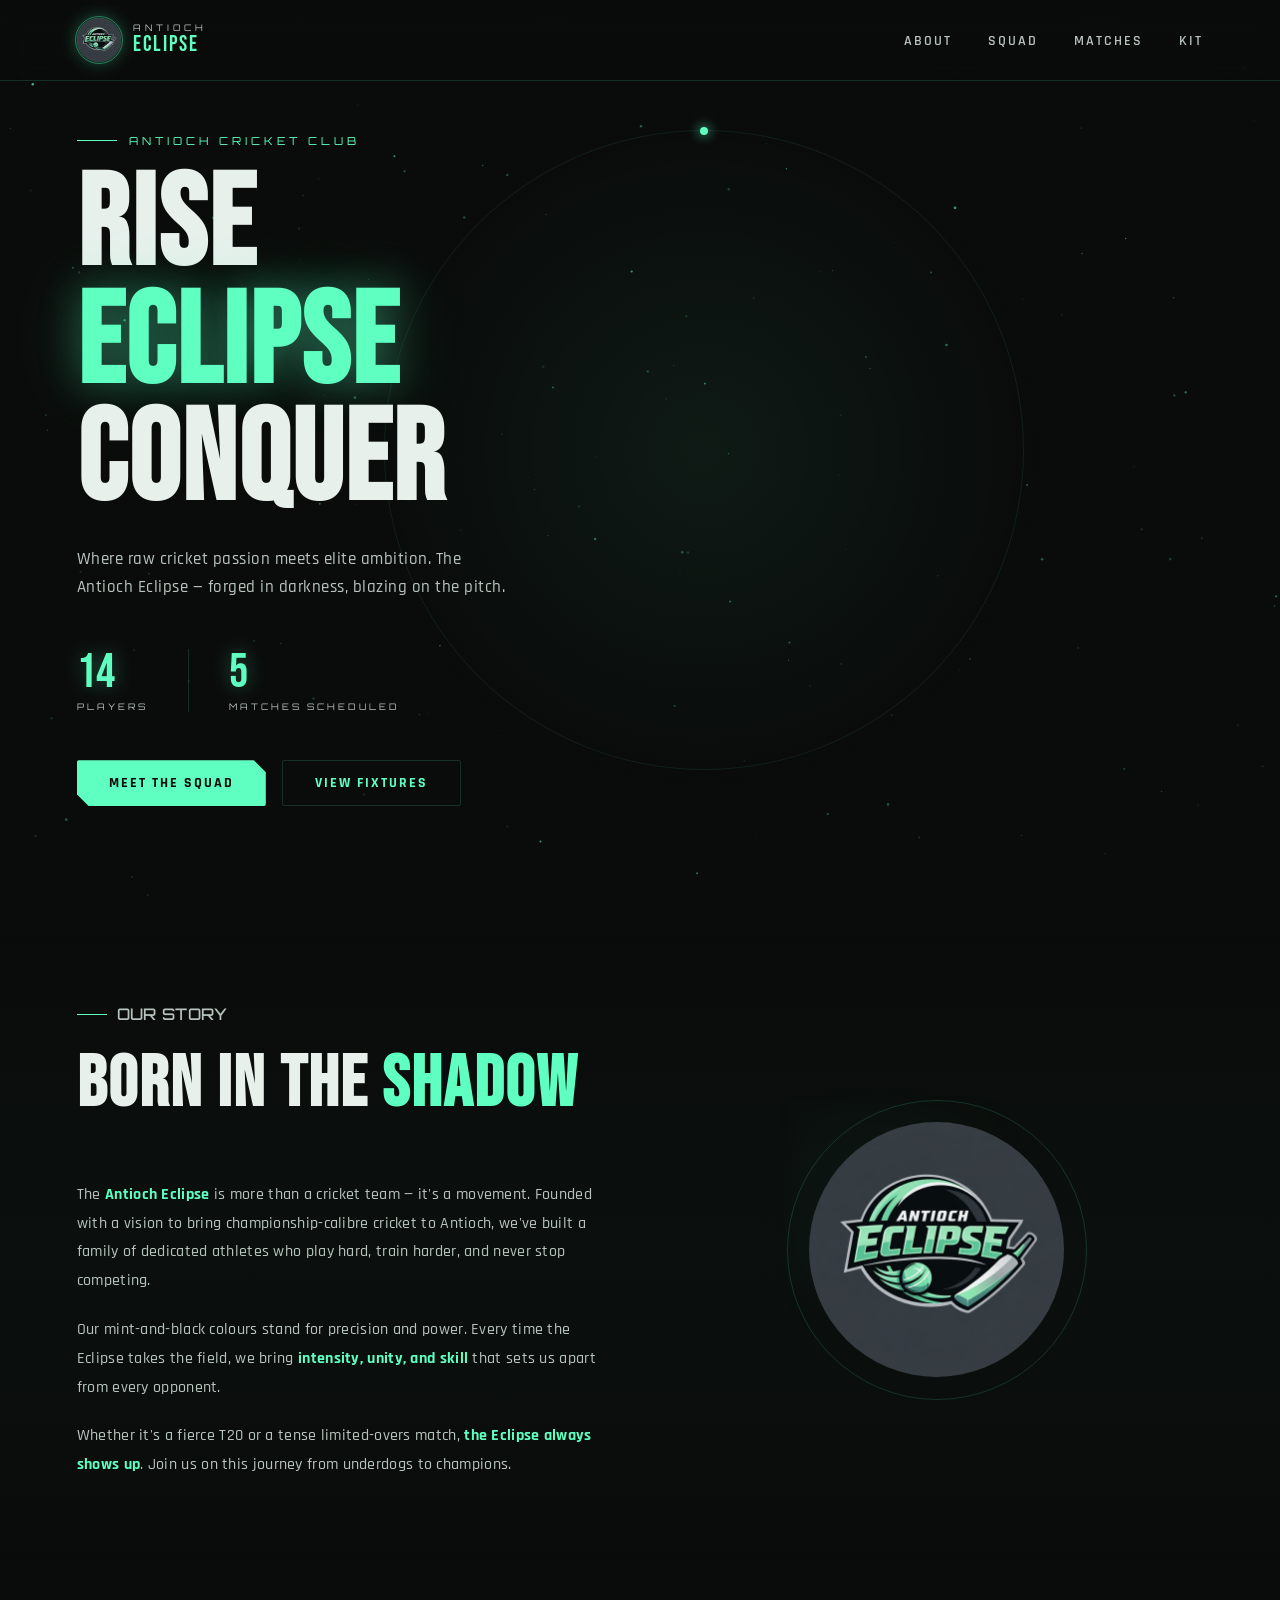
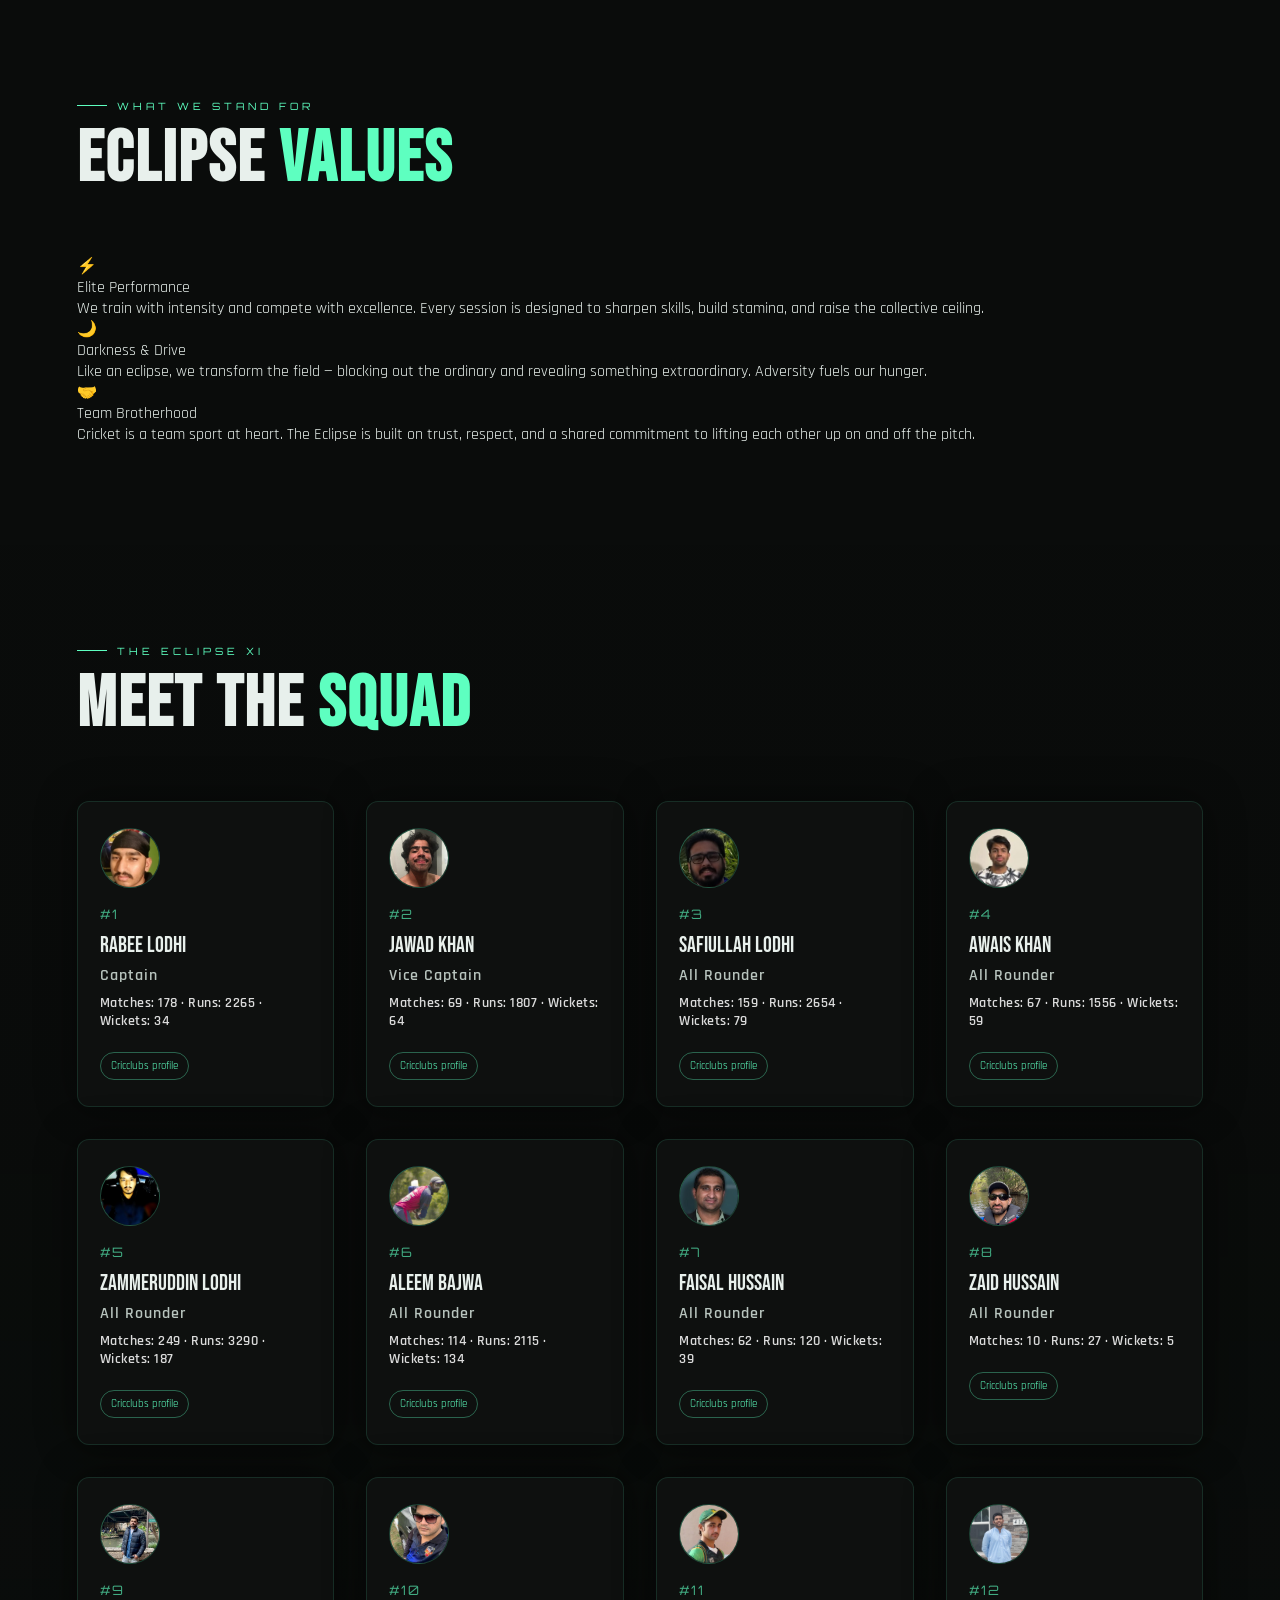
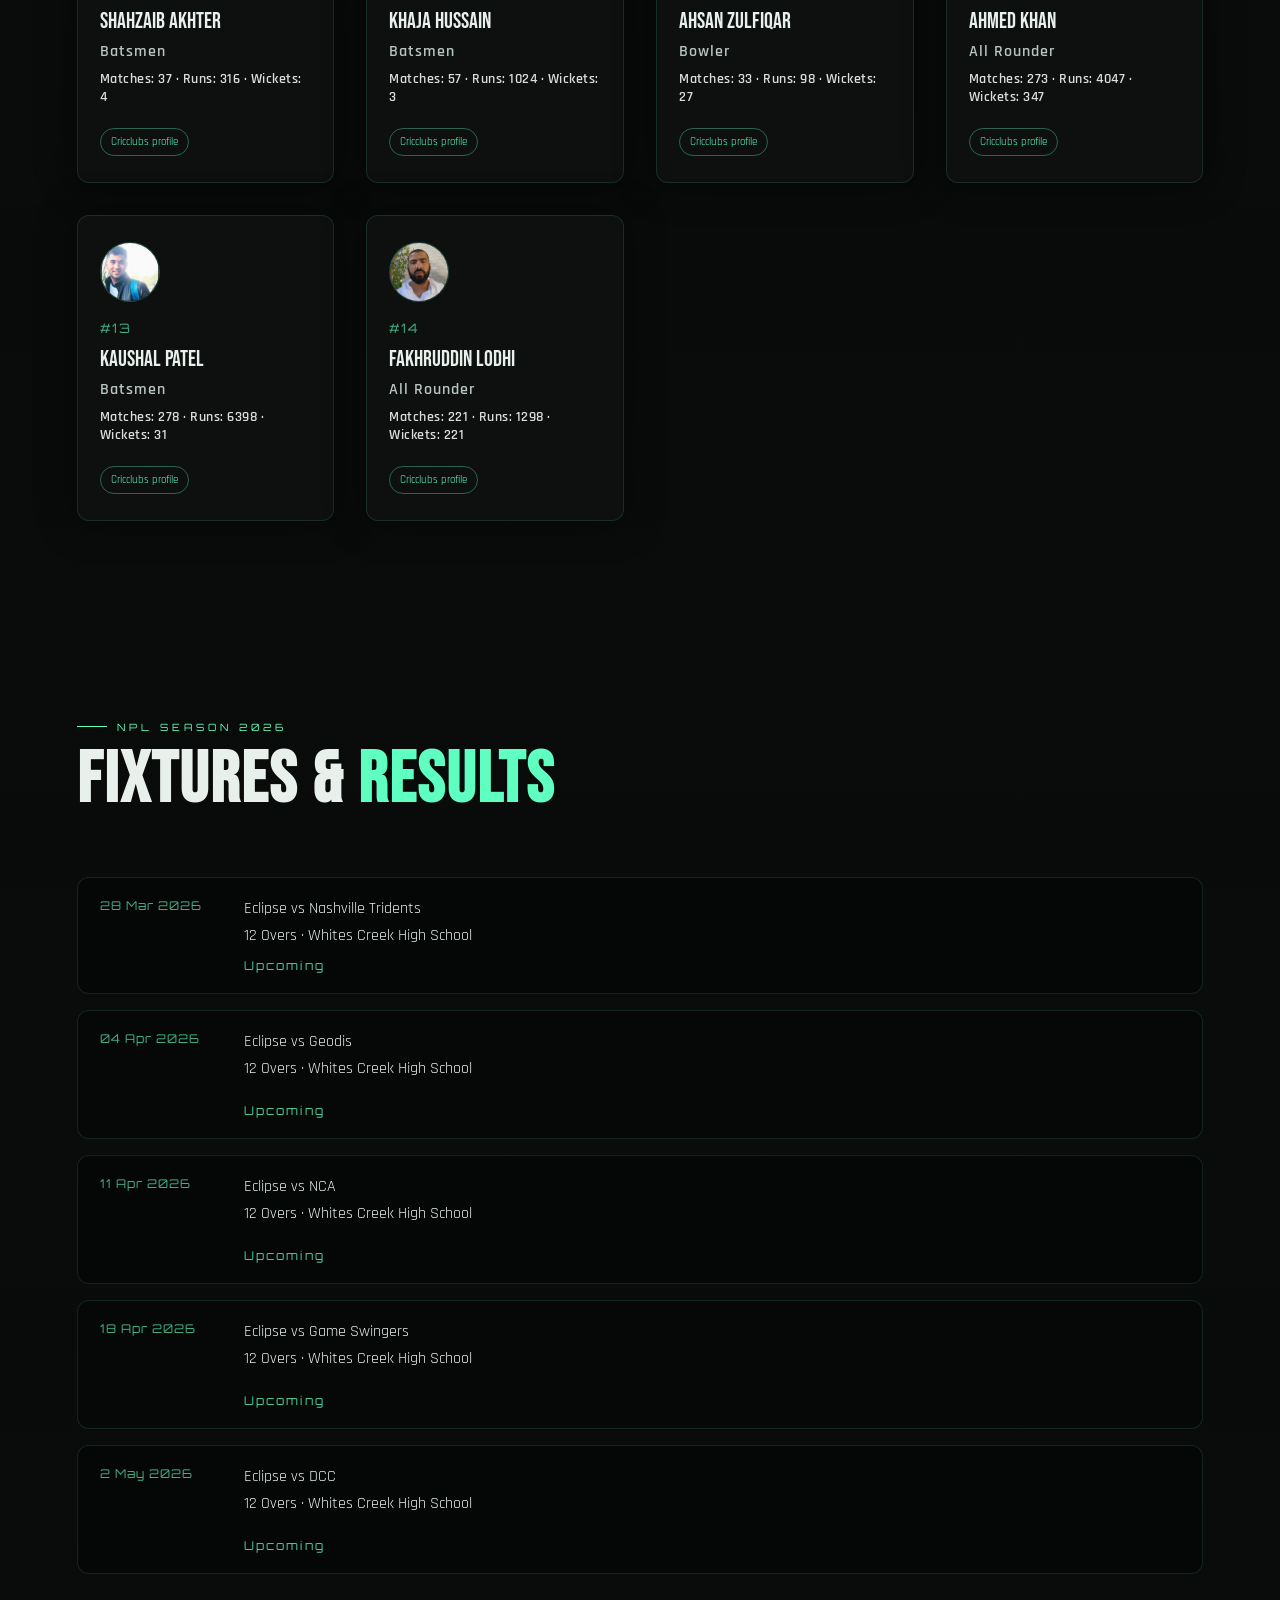
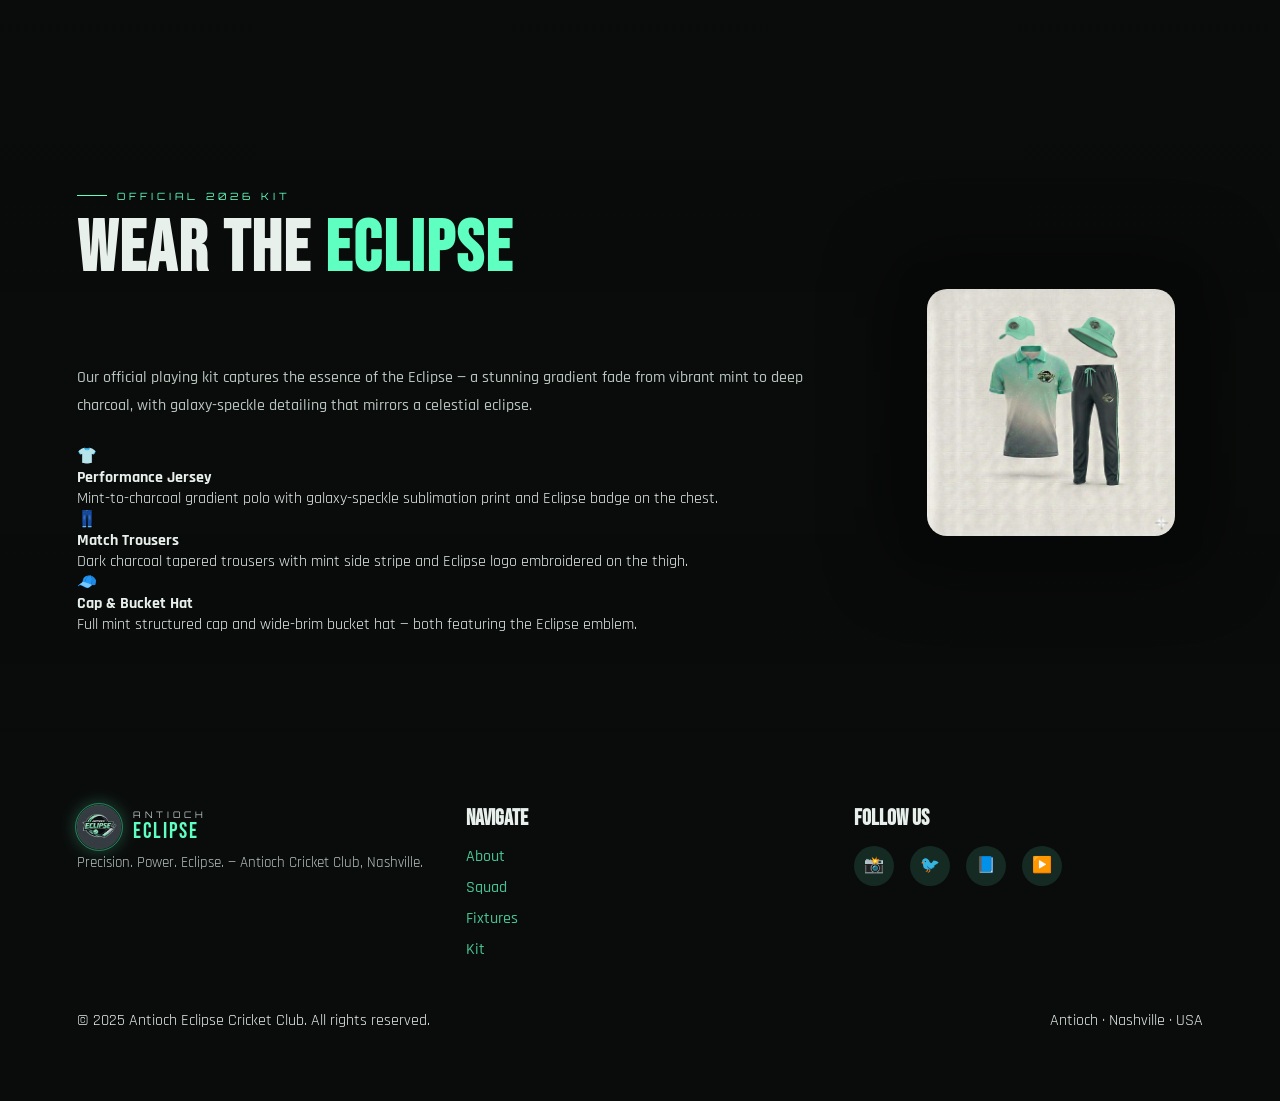
<file: index.html>
<!doctype html>
<html lang="en">
  <head>
    <meta charset="UTF-8" />
    <meta name="viewport" content="width=device-width, initial-scale=1.0" />
    <title>Antioch Eclipse Cricket Club</title>
    <link
      href="https://fonts.googleapis.com/css2?family=Bebas+Neue&family=Rajdhani:wght@400;500;600;700&family=Orbitron:wght@400;700;900&display=swap"
      rel="stylesheet"
    />
    <link rel="stylesheet" href="antioch-eclipse.css" />
  </head>
  <body>
    <canvas id="stars-canvas"></canvas>

    <!-- NAV -->
    <nav>
      <a href="#hero" class="nav-logo">
        <div class="nav-logo-icon">
          <img src="images/Logo.jpeg" alt="Antioch Eclipse Logo" />
        </div>
        <div class="nav-logo-text">
          <span>Antioch</span>
          <span>Eclipse</span>
        </div>
      </a>
      <ul class="nav-links">
        <li><a href="#about">About</a></li>
        <li><a href="#squad">Squad</a></li>
        <li><a href="#matches">Matches</a></li>
        <li><a href="#kit">Kit</a></li>
      </ul>
      <button class="hamburger" id="hamburger" aria-label="Menu">
        <span></span><span></span><span></span>
      </button>
    </nav>

    <!-- MOBILE MENU -->
    <div class="mobile-menu" id="mobile-menu">
      <button class="mobile-close" id="mobile-close">✕</button>
      <a href="#about" class="mobile-nav-link">About</a>
      <a href="#squad" class="mobile-nav-link">Squad</a>
      <a href="#matches" class="mobile-nav-link">Matches</a>
      <a href="#kit" class="mobile-nav-link">Kit</a>
    </div>

    <!-- HERO -->
    <section id="hero">
      <div class="hero-bg-circle"></div>
      <div class="hero-bg-ring"></div>
      <div class="hero-content">
        <div class="hero-eyebrow">
          <div class="hero-eyebrow-line"></div>
          <span>Antioch Cricket Club</span>
        </div>
        <h1 class="hero-title">
          RISE<br />
          <span class="accent">ECLIPSE</span><br />
          CONQUER
        </h1>
        <p class="hero-subtitle">
          Where raw cricket passion meets elite ambition. The Antioch Eclipse —
          forged in darkness, blazing on the pitch.
        </p>
        <div class="hero-stats">
          <div class="stat-item">
            <span class="stat-num" data-count="14">0</span>
            <span class="stat-label">Players</span>
          </div>
          <div class="stat-divider"></div>
          <div class="stat-item">
            <span class="stat-num" data-count="5">0</span>
            <span class="stat-label">Matches Scheduled</span>
          </div>
        </div>
        <div class="hero-ctas">
          <a href="#squad" class="btn-primary">Meet the Squad</a>
          <a href="#matches" class="btn-secondary">View Fixtures</a>
        </div>
      </div>
    </section>

    <!-- ABOUT -->
    <section id="about">
      <div class="about-grid">
        <div class="about-text reveal">
          <div class="section-header">
            <p class="section-tag">Our Story</p>
            <h2 class="section-title">
              Born in the <span class="accent">Shadow</span>
            </h2>
          </div>
          <p>
            The <strong>Antioch Eclipse</strong> is more than a cricket team —
            it's a movement. Founded with a vision to bring championship-calibre
            cricket to Antioch, we've built a family of dedicated athletes who
            play hard, train harder, and never stop competing.
          </p>
          <p>
            Our mint-and-black colours stand for precision and power. Every time
            the Eclipse takes the field, we bring
            <strong>intensity, unity, and skill</strong> that sets us apart from
            every opponent.
          </p>
          <p>
            Whether it's a fierce T20 or a tense limited-overs match,
            <strong>the Eclipse always shows up</strong>. Join us on this
            journey from underdogs to champions.
          </p>
        </div>
        <div class="about-logo-showcase reveal">
          <div class="logo-glow-wrap">
            <img src="images/Logo.jpeg" alt="Antioch Eclipse Logo" />
          </div>
        </div>
      </div>
    </section>

    <!-- FEATURES -->
    <section id="features">
      <div class="section-header reveal">
        <p class="section-tag">What We Stand For</p>
        <h2 class="section-title">
          Eclipse <span class="accent">Values</span>
        </h2>
      </div>
      <div class="features-grid">
        <div class="feature-card reveal">
          <span class="feature-icon">⚡</span>
          <div class="feature-title">Elite Performance</div>
          <p class="feature-desc">
            We train with intensity and compete with excellence. Every session
            is designed to sharpen skills, build stamina, and raise the
            collective ceiling.
          </p>
        </div>
        <div class="feature-card reveal">
          <span class="feature-icon">🌙</span>
          <div class="feature-title">Darkness & Drive</div>
          <p class="feature-desc">
            Like an eclipse, we transform the field — blocking out the ordinary
            and revealing something extraordinary. Adversity fuels our hunger.
          </p>
        </div>
        <div class="feature-card reveal">
          <span class="feature-icon">🤝</span>
          <div class="feature-title">Team Brotherhood</div>
          <p class="feature-desc">
            Cricket is a team sport at heart. The Eclipse is built on trust,
            respect, and a shared commitment to lifting each other up on and off
            the pitch.
          </p>
        </div>
      </div>
    </section>

    <!-- SQUAD -->
    <section id="squad">
      <div class="section-header reveal">
        <p class="section-tag">The Eclipse XI</p>
        <h2 class="section-title">
          Meet the <span class="accent">Squad</span>
        </h2>
      </div>
      <div class="squad-grid" id="squad-grid">
        <!-- Cards inserted by JS -->
      </div>
    </section>

    <!-- MATCHES -->
    <section id="matches">
      <div class="section-header reveal">
        <p class="section-tag">NPL Season 2026</p>
        <h2 class="section-title">
          Fixtures &amp; <span class="accent">Results</span>
        </h2>
      </div>
      <div class="matches-list reveal">
        <div class="match-row">
          <div class="match-date">
            <span class="match-date-day">28 </span
            ><span class="match-date-month">Mar 2026</span>
          </div>
          <div class="match-info">
            <div class="match-vs">
              Eclipse vs <span>Nashville Tridents</span>
            </div>
            <div class="match-detail">12 Overs · Whites Creek High School</div>
            <div class="match-score"></div>
            <div class="match-result">
              <span class="result-upcoming">Upcoming</span>
            </div>
          </div>
        </div>
        <div class="match-row">
          <div class="match-date">
            <span class="match-date-day">04 </span
            ><span class="match-date-month">Apr 2026</span>
          </div>
          <div class="match-info">
            <div class="match-vs">Eclipse vs <span>Geodis</span></div>
            <div class="match-detail">12 Overs · Whites Creek High School</div>
          </div>
          <div class="match-score"></div>
          <div class="match-result">
            <span class="result-upcoming">Upcoming</span>
          </div>
        </div>
        <div class="match-row">
          <div class="match-date">
            <span class="match-date-day">11 </span
            ><span class="match-date-month">Apr 2026</span>
          </div>
          <div class="match-info">
            <div class="match-vs">Eclipse vs <span>NCA</span></div>
            <div class="match-detail">12 Overs · Whites Creek High School</div>
          </div>
          <div class="match-score"></div>
          <div class="match-result">
            <span class="result-upcoming">Upcoming</span>
          </div>
        </div>
        <div class="match-row">
          <div class="match-date">
            <span class="match-date-day">18 </span
            ><span class="match-date-month">Apr 2026</span>
          </div>
          <div class="match-info">
            <div class="match-vs">Eclipse vs <span>Game Swingers</span></div>
            <div class="match-detail">12 Overs · Whites Creek High School</div>
          </div>
          <div class="match-score"></div>
          <div class="match-result">
            <span class="result-upcoming">Upcoming</span>
          </div>
        </div>
        <div class="match-row">
          <div class="match-date">
            <span class="match-date-day">2 </span
            ><span class="match-date-month">May 2026</span>
          </div>
          <div class="match-info">
            <div class="match-vs">Eclipse vs <span>DCC</span></div>
            <div class="match-detail">12 Overs · Whites Creek High School</div>
          </div>
          <div class="match-score"></div>
          <div class="match-result">
            <span class="result-upcoming">Upcoming</span>
          </div>
        </div>
      </div>
    </section>

    <!-- KIT -->
    <section id="kit">
      <div class="kit-layout">
        <div class="kit-details reveal">
          <div class="section-header">
            <p class="section-tag">Official 2026 Kit</p>
            <h2 class="section-title">
              Wear the <span class="accent">Eclipse</span>
            </h2>
          </div>
          <p
            style="
              color: var(--silver);
              font-size: 16px;
              font-weight: 500;
              line-height: 1.75;
              margin-bottom: 8px;
            "
          >
            Our official playing kit captures the essence of the Eclipse — a
            stunning gradient fade from vibrant mint to deep charcoal, with
            galaxy-speckle detailing that mirrors a celestial eclipse.
          </p>
          <div class="kit-features">
            <div class="kit-feature">
              <span class="kit-feature-icon">👕</span>
              <div class="kit-feature-text">
                <h4>Performance Jersey</h4>
                <p>
                  Mint-to-charcoal gradient polo with galaxy-speckle sublimation
                  print and Eclipse badge on the chest.
                </p>
              </div>
            </div>
            <div class="kit-feature">
              <span class="kit-feature-icon">👖</span>
              <div class="kit-feature-text">
                <h4>Match Trousers</h4>
                <p>
                  Dark charcoal tapered trousers with mint side stripe and
                  Eclipse logo embroidered on the thigh.
                </p>
              </div>
            </div>
            <div class="kit-feature">
              <span class="kit-feature-icon">🧢</span>
              <div class="kit-feature-text">
                <h4>Cap &amp; Bucket Hat</h4>
                <p>
                  Full mint structured cap and wide-brim bucket hat — both
                  featuring the Eclipse emblem.
                </p>
              </div>
            </div>
          </div>
        </div>

        <div class="kit-image reveal">
          <img src="images/kit.jpeg" alt="Antioch Eclipse Official Kit" />
        </div>
      </div>
    </section>

    <!-- FOOTER -->
    <footer>
      <div class="footer-top">
        <div class="footer-col footer-brand">
          <a href="#hero" class="nav-logo" style="text-decoration: none">
            <div class="nav-logo-icon">
              <img src="images/Logo.jpeg" alt="Antioch Eclipse Logo" />
            </div>
            <div class="nav-logo-text">
              <span>Antioch</span>
              <span>Eclipse</span>
            </div>
          </a>
          <p>Precision. Power. Eclipse. — Antioch Cricket Club, Nashville.</p>
        </div>
        <div class="footer-col">
          <h4>Navigate</h4>
          <ul class="footer-links">
            <li><a href="#about">About</a></li>
            <li><a href="#squad">Squad</a></li>
            <li><a href="#matches">Fixtures</a></li>
            <li><a href="#kit">Kit</a></li>
          </ul>
        </div>
        <div class="footer-col footer-social">
          <h4>Follow Us</h4>
          <div class="social-icons">
            <a href="#" class="social-icon" aria-label="Instagram">📸</a>
            <a href="#" class="social-icon" aria-label="Twitter">🐦</a>
            <a href="#" class="social-icon" aria-label="Facebook">📘</a>
            <a href="#" class="social-icon" aria-label="YouTube">▶️</a>
          </div>
        </div>
      </div>
      <div class="footer-bottom">
        <span>© 2025 Antioch Eclipse Cricket Club. All rights reserved.</span>
        <span>Antioch · Nashville · USA</span>
      </div>
    </footer>

    <script src="antioch-eclipse.js"></script>
  </body>
</html>
</file>
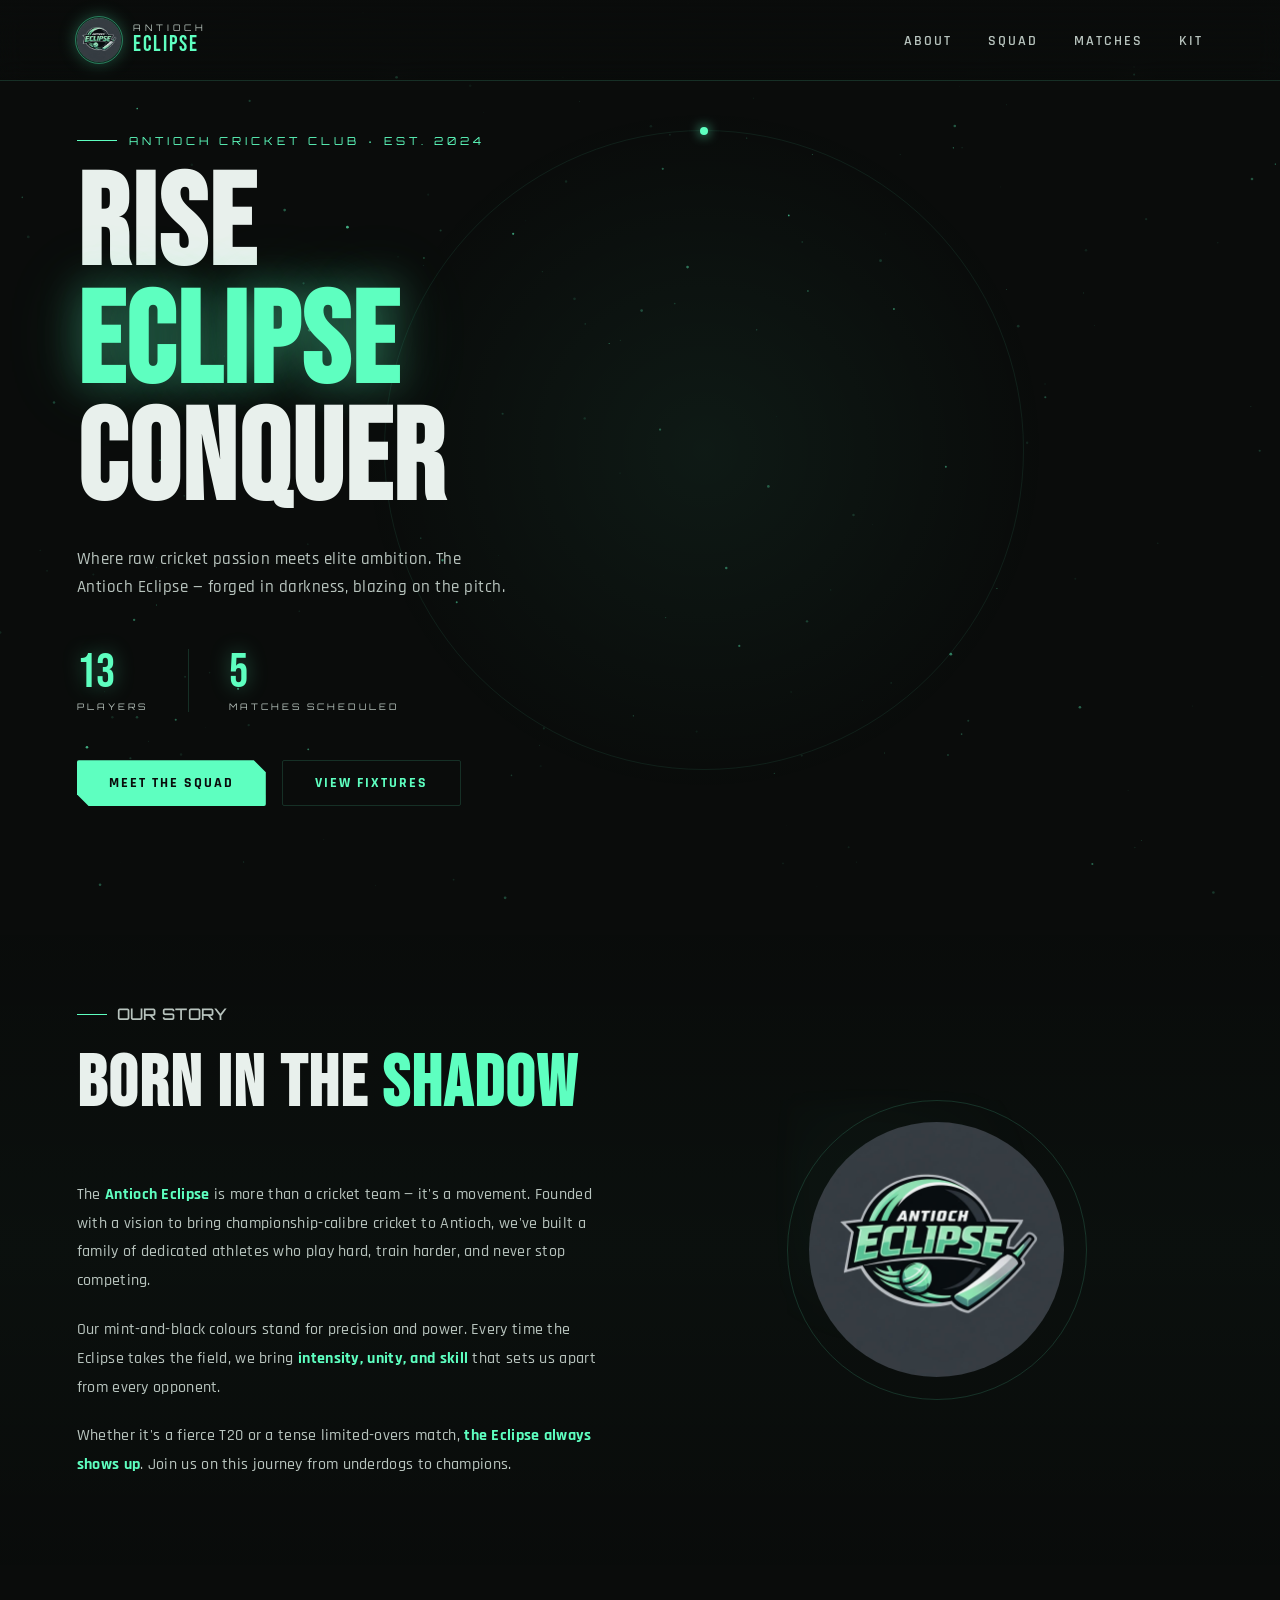
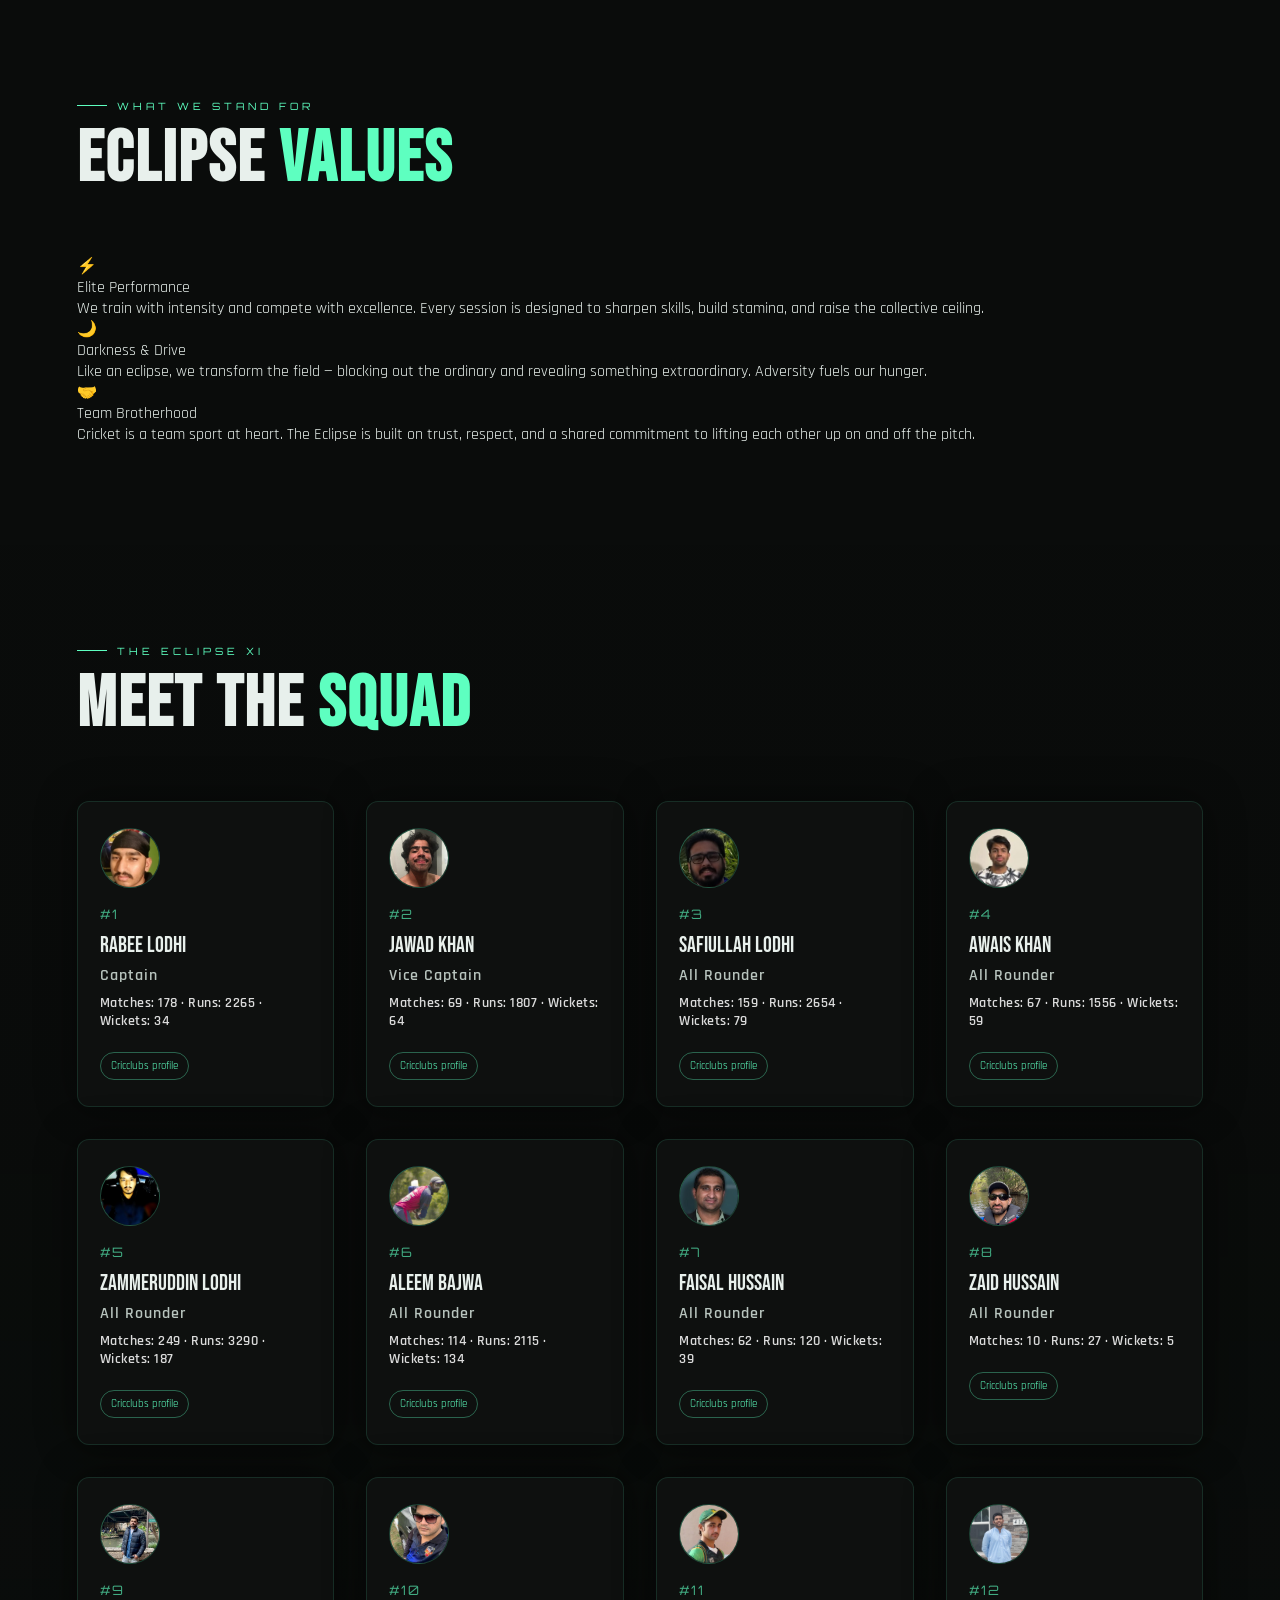
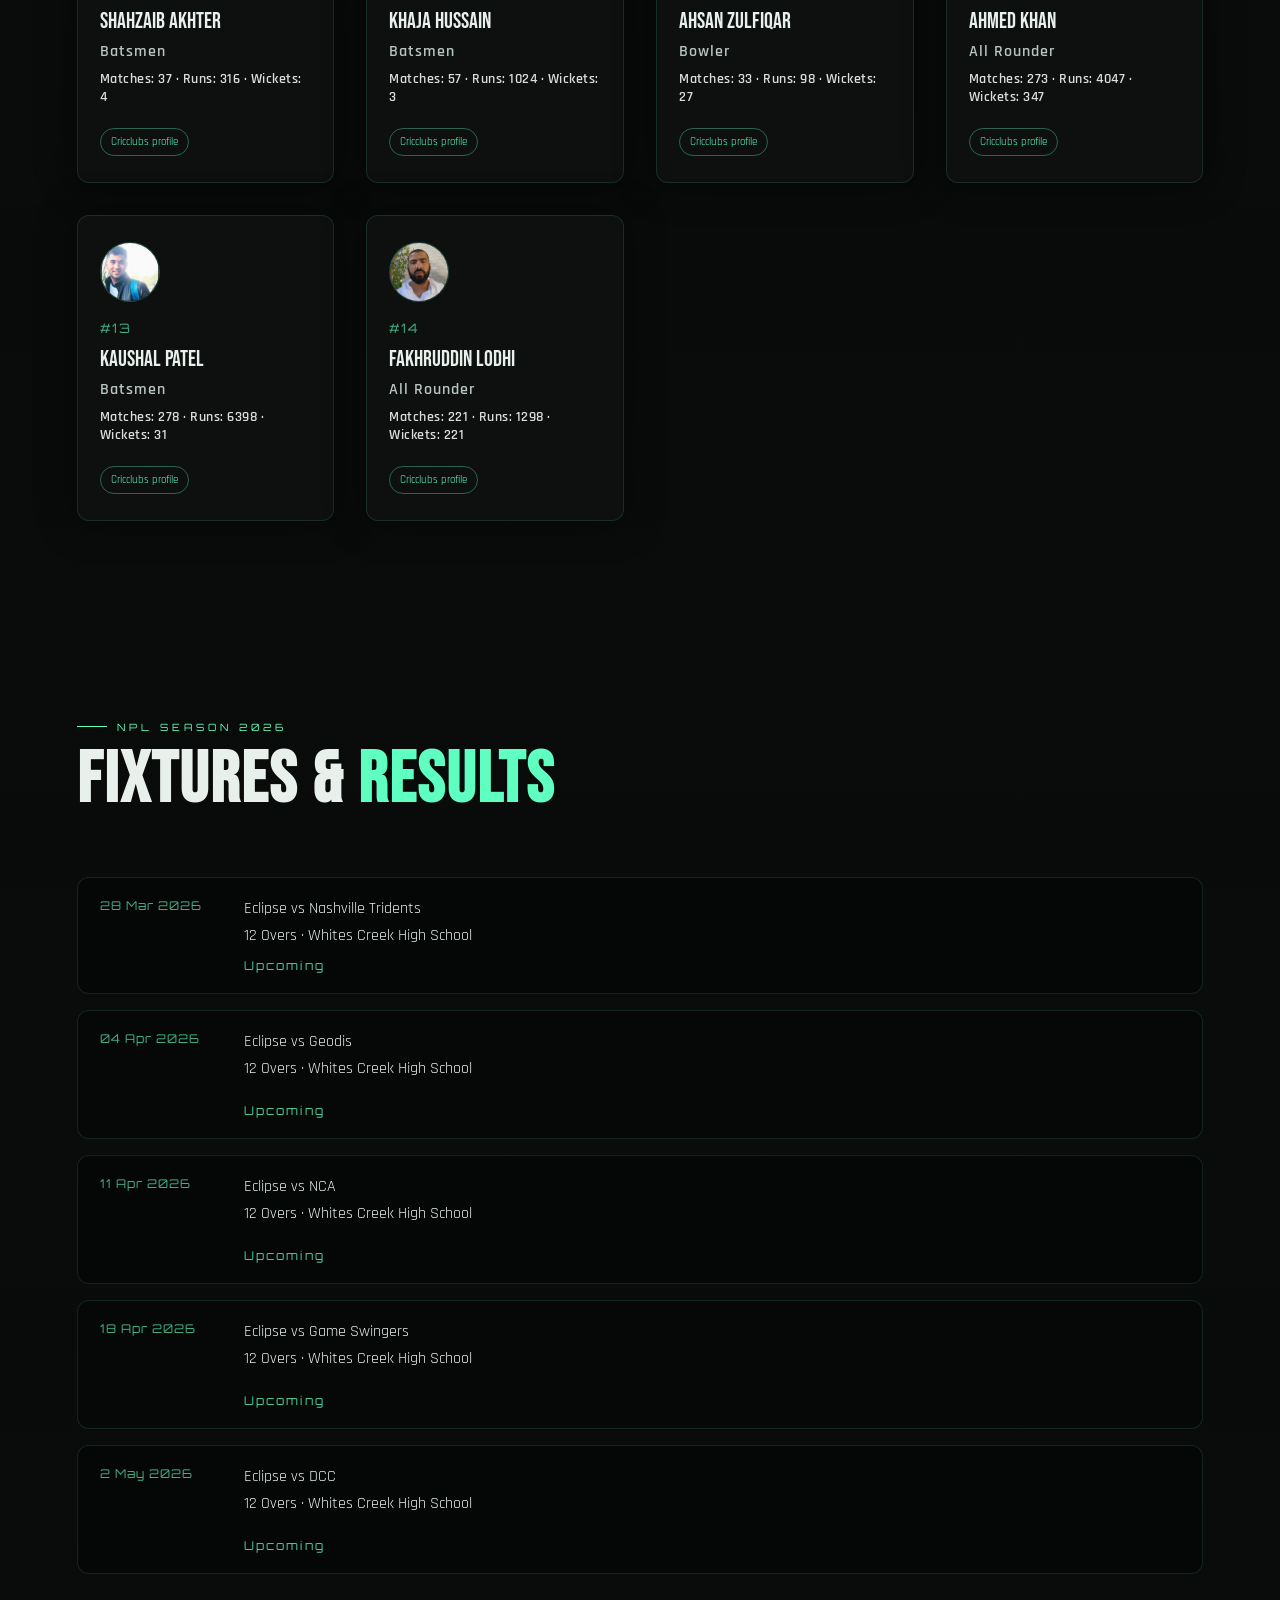
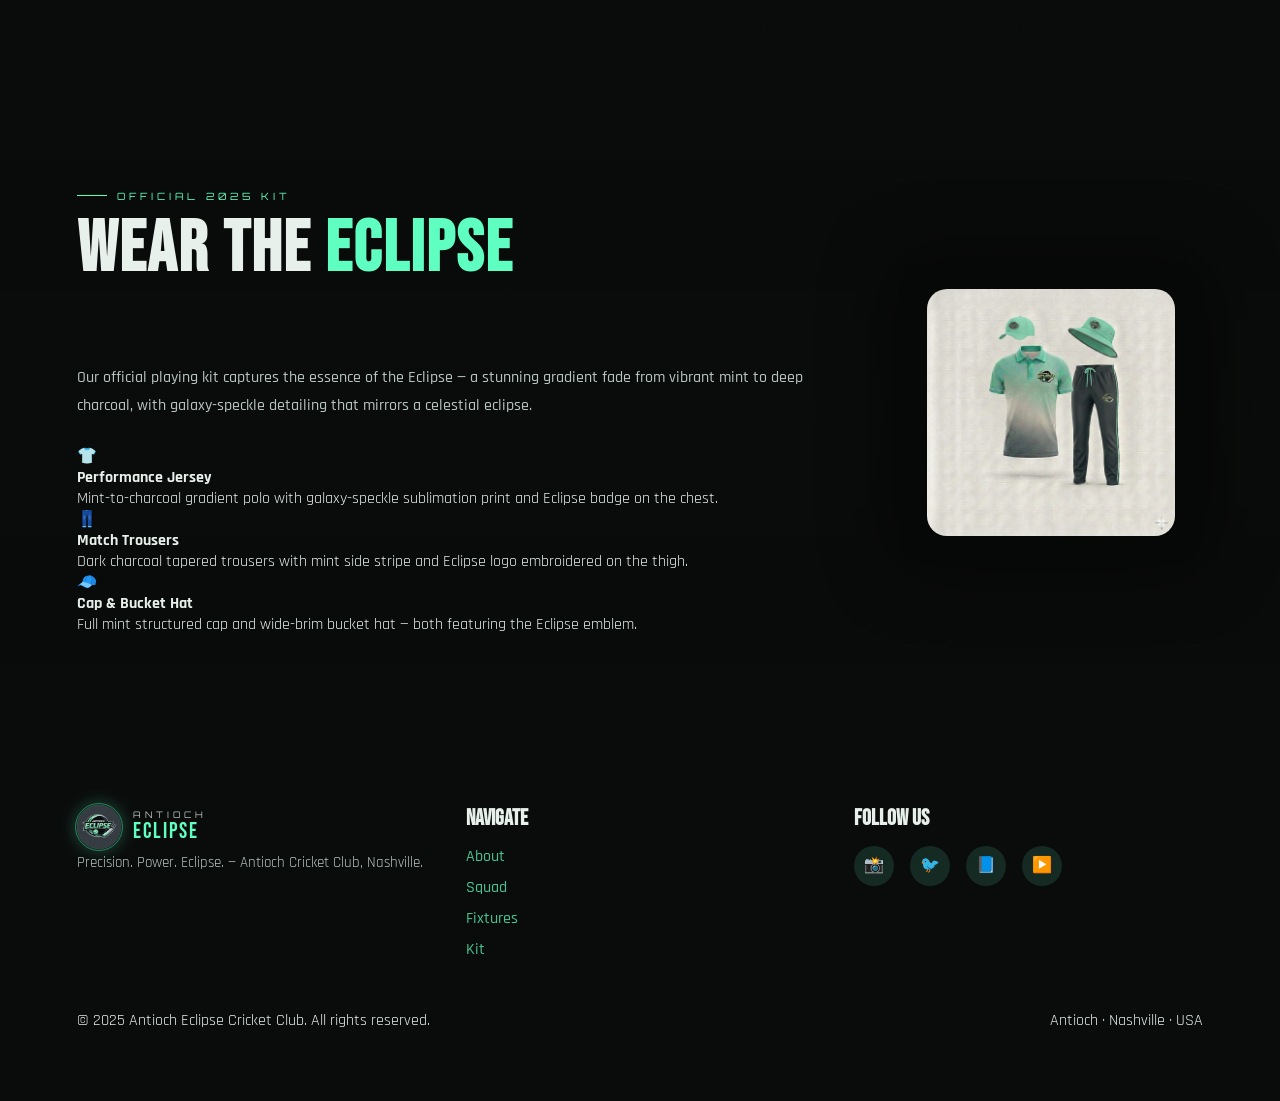
<file: antioch-eclipse.html>
<!doctype html>
<html lang="en">
  <head>
    <meta charset="UTF-8" />
    <meta name="viewport" content="width=device-width, initial-scale=1.0" />
    <title>Antioch Eclipse Cricket Club</title>
    <link
      href="https://fonts.googleapis.com/css2?family=Bebas+Neue&family=Rajdhani:wght@400;500;600;700&family=Orbitron:wght@400;700;900&display=swap"
      rel="stylesheet"
    />
    <link rel="stylesheet" href="antioch-eclipse.css" />
  </head>
  <body>
    <canvas id="stars-canvas"></canvas>

    <!-- NAV -->
    <nav>
      <a href="#hero" class="nav-logo">
        <div class="nav-logo-icon">
          <img src="images/Logo.jpeg" alt="Antioch Eclipse Logo" />
        </div>
        <div class="nav-logo-text">
          <span>Antioch</span>
          <span>Eclipse</span>
        </div>
      </a>
      <ul class="nav-links">
        <li><a href="#about">About</a></li>
        <li><a href="#squad">Squad</a></li>
        <li><a href="#matches">Matches</a></li>
        <li><a href="#kit">Kit</a></li>
      </ul>
      <button class="hamburger" id="hamburger" aria-label="Menu">
        <span></span><span></span><span></span>
      </button>
    </nav>

    <!-- MOBILE MENU -->
    <div class="mobile-menu" id="mobile-menu">
      <button class="mobile-close" id="mobile-close">✕</button>
      <a href="#about" class="mobile-nav-link">About</a>
      <a href="#squad" class="mobile-nav-link">Squad</a>
      <a href="#matches" class="mobile-nav-link">Matches</a>
      <a href="#kit" class="mobile-nav-link">Kit</a>
    </div>

    <!-- HERO -->
    <section id="hero">
      <div class="hero-bg-circle"></div>
      <div class="hero-bg-ring"></div>
      <div class="hero-content">
        <div class="hero-eyebrow">
          <div class="hero-eyebrow-line"></div>
          <span>Antioch Cricket Club · Est. 2024</span>
        </div>
        <h1 class="hero-title">
          RISE<br />
          <span class="accent">ECLIPSE</span><br />
          CONQUER
        </h1>
        <p class="hero-subtitle">
          Where raw cricket passion meets elite ambition. The Antioch Eclipse —
          forged in darkness, blazing on the pitch.
        </p>
        <div class="hero-stats">
          <div class="stat-item">
            <span class="stat-num" data-count="13">0</span>
            <span class="stat-label">Players</span>
          </div>
          <div class="stat-divider"></div>
          <div class="stat-item">
            <span class="stat-num" data-count="5">0</span>
            <span class="stat-label">Matches Scheduled</span>
          </div>
        </div>
        <div class="hero-ctas">
          <a href="#squad" class="btn-primary">Meet the Squad</a>
          <a href="#matches" class="btn-secondary">View Fixtures</a>
        </div>
      </div>
    </section>

    <!-- ABOUT -->
    <section id="about">
      <div class="about-grid">
        <div class="about-text reveal">
          <div class="section-header">
            <p class="section-tag">Our Story</p>
            <h2 class="section-title">
              Born in the <span class="accent">Shadow</span>
            </h2>
          </div>
          <p>
            The <strong>Antioch Eclipse</strong> is more than a cricket team —
            it's a movement. Founded with a vision to bring championship-calibre
            cricket to Antioch, we've built a family of dedicated athletes who
            play hard, train harder, and never stop competing.
          </p>
          <p>
            Our mint-and-black colours stand for precision and power. Every time
            the Eclipse takes the field, we bring
            <strong>intensity, unity, and skill</strong> that sets us apart from
            every opponent.
          </p>
          <p>
            Whether it's a fierce T20 or a tense limited-overs match,
            <strong>the Eclipse always shows up</strong>. Join us on this
            journey from underdogs to champions.
          </p>
        </div>
        <div class="about-logo-showcase reveal">
          <div class="logo-glow-wrap">
            <img src="images/Logo.jpeg" alt="Antioch Eclipse Logo" />
          </div>
        </div>
      </div>
    </section>

    <!-- FEATURES -->
    <section id="features">
      <div class="section-header reveal">
        <p class="section-tag">What We Stand For</p>
        <h2 class="section-title">
          Eclipse <span class="accent">Values</span>
        </h2>
      </div>
      <div class="features-grid">
        <div class="feature-card reveal">
          <span class="feature-icon">⚡</span>
          <div class="feature-title">Elite Performance</div>
          <p class="feature-desc">
            We train with intensity and compete with excellence. Every session
            is designed to sharpen skills, build stamina, and raise the
            collective ceiling.
          </p>
        </div>
        <div class="feature-card reveal">
          <span class="feature-icon">🌙</span>
          <div class="feature-title">Darkness & Drive</div>
          <p class="feature-desc">
            Like an eclipse, we transform the field — blocking out the ordinary
            and revealing something extraordinary. Adversity fuels our hunger.
          </p>
        </div>
        <div class="feature-card reveal">
          <span class="feature-icon">🤝</span>
          <div class="feature-title">Team Brotherhood</div>
          <p class="feature-desc">
            Cricket is a team sport at heart. The Eclipse is built on trust,
            respect, and a shared commitment to lifting each other up on and off
            the pitch.
          </p>
        </div>
      </div>
    </section>

    <!-- SQUAD -->
    <section id="squad">
      <div class="section-header reveal">
        <p class="section-tag">The Eclipse XI</p>
        <h2 class="section-title">
          Meet the <span class="accent">Squad</span>
        </h2>
      </div>
      <div class="squad-grid" id="squad-grid">
        <!-- Cards inserted by JS -->
      </div>
    </section>

    <!-- MATCHES -->
    <section id="matches">
      <div class="section-header reveal">
        <p class="section-tag">NPL Season 2026</p>
        <h2 class="section-title">
          Fixtures &amp; <span class="accent">Results</span>
        </h2>
      </div>
      <div class="matches-list reveal">
        <div class="match-row">
          <div class="match-date">
            <span class="match-date-day">28 </span
            ><span class="match-date-month">Mar 2026</span>
          </div>
          <div class="match-info">
            <div class="match-vs">
              Eclipse vs <span>Nashville Tridents</span>
            </div>
            <div class="match-detail">12 Overs · Whites Creek High School</div>
            <div class="match-score"></div>
            <div class="match-result">
              <span class="result-upcoming">Upcoming</span>
            </div>
          </div>
        </div>
        <div class="match-row">
          <div class="match-date">
            <span class="match-date-day">04 </span
            ><span class="match-date-month">Apr 2026</span>
          </div>
          <div class="match-info">
            <div class="match-vs">Eclipse vs <span>Geodis</span></div>
            <div class="match-detail">12 Overs · Whites Creek High School</div>
          </div>
          <div class="match-score"></div>
          <div class="match-result">
            <span class="result-upcoming">Upcoming</span>
          </div>
        </div>
        <div class="match-row">
          <div class="match-date">
            <span class="match-date-day">11 </span
            ><span class="match-date-month">Apr 2026</span>
          </div>
          <div class="match-info">
            <div class="match-vs">Eclipse vs <span>NCA</span></div>
            <div class="match-detail">12 Overs · Whites Creek High School</div>
          </div>
          <div class="match-score"></div>
          <div class="match-result">
            <span class="result-upcoming">Upcoming</span>
          </div>
        </div>
        <div class="match-row">
          <div class="match-date">
            <span class="match-date-day">18 </span
            ><span class="match-date-month">Apr 2026</span>
          </div>
          <div class="match-info">
            <div class="match-vs">Eclipse vs <span>Game Swingers</span></div>
            <div class="match-detail">12 Overs · Whites Creek High School</div>
          </div>
          <div class="match-score"></div>
          <div class="match-result">
            <span class="result-upcoming">Upcoming</span>
          </div>
        </div>
        <div class="match-row">
          <div class="match-date">
            <span class="match-date-day">2 </span
            ><span class="match-date-month">May 2026</span>
          </div>
          <div class="match-info">
            <div class="match-vs">Eclipse vs <span>DCC</span></div>
            <div class="match-detail">12 Overs · Whites Creek High School</div>
          </div>
          <div class="match-score"></div>
          <div class="match-result">
            <span class="result-upcoming">Upcoming</span>
          </div>
        </div>
      </div>
    </section>

    <!-- KIT -->
    <section id="kit">
      <div class="kit-layout">
        <div class="kit-details reveal">
          <div class="section-header">
            <p class="section-tag">Official 2025 Kit</p>
            <h2 class="section-title">
              Wear the <span class="accent">Eclipse</span>
            </h2>
          </div>
          <p
            style="
              color: var(--silver);
              font-size: 16px;
              font-weight: 500;
              line-height: 1.75;
              margin-bottom: 8px;
            "
          >
            Our official playing kit captures the essence of the Eclipse — a
            stunning gradient fade from vibrant mint to deep charcoal, with
            galaxy-speckle detailing that mirrors a celestial eclipse.
          </p>
          <div class="kit-features">
            <div class="kit-feature">
              <span class="kit-feature-icon">👕</span>
              <div class="kit-feature-text">
                <h4>Performance Jersey</h4>
                <p>
                  Mint-to-charcoal gradient polo with galaxy-speckle sublimation
                  print and Eclipse badge on the chest.
                </p>
              </div>
            </div>
            <div class="kit-feature">
              <span class="kit-feature-icon">👖</span>
              <div class="kit-feature-text">
                <h4>Match Trousers</h4>
                <p>
                  Dark charcoal tapered trousers with mint side stripe and
                  Eclipse logo embroidered on the thigh.
                </p>
              </div>
            </div>
            <div class="kit-feature">
              <span class="kit-feature-icon">🧢</span>
              <div class="kit-feature-text">
                <h4>Cap &amp; Bucket Hat</h4>
                <p>
                  Full mint structured cap and wide-brim bucket hat — both
                  featuring the Eclipse emblem.
                </p>
              </div>
            </div>
          </div>
        </div>

        <div class="kit-image reveal">
          <img src="images/kit.jpeg" alt="Antioch Eclipse Official Kit" />
        </div>
      </div>
    </section>

    <!-- FOOTER -->
    <footer>
      <div class="footer-top">
        <div class="footer-col footer-brand">
          <a href="#hero" class="nav-logo" style="text-decoration: none">
            <div class="nav-logo-icon">
              <img src="images/Logo.jpeg" alt="Antioch Eclipse Logo" />
            </div>
            <div class="nav-logo-text">
              <span>Antioch</span>
              <span>Eclipse</span>
            </div>
          </a>
          <p>Precision. Power. Eclipse. — Antioch Cricket Club, Nashville.</p>
        </div>
        <div class="footer-col">
          <h4>Navigate</h4>
          <ul class="footer-links">
            <li><a href="#about">About</a></li>
            <li><a href="#squad">Squad</a></li>
            <li><a href="#matches">Fixtures</a></li>
            <li><a href="#kit">Kit</a></li>
          </ul>
        </div>
        <div class="footer-col footer-social">
          <h4>Follow Us</h4>
          <div class="social-icons">
            <a href="#" class="social-icon" aria-label="Instagram">📸</a>
            <a href="#" class="social-icon" aria-label="Twitter">🐦</a>
            <a href="#" class="social-icon" aria-label="Facebook">📘</a>
            <a href="#" class="social-icon" aria-label="YouTube">▶️</a>
          </div>
        </div>
      </div>
      <div class="footer-bottom">
        <span>© 2025 Antioch Eclipse Cricket Club. All rights reserved.</span>
        <span>Antioch · Nashville · USA</span>
      </div>
    </footer>

    <script src="antioch-eclipse.js"></script>
  </body>
</html>
</file>
<file: antioch-eclipse.css>
:root {
  --mint: #5effc0;
  --mint-dim: #3dd49a;
  --mint-glow: rgba(94, 255, 192, 0.35);
  --mint-faint: rgba(94, 255, 192, 0.08);
  --black: #0a0c0b;
  --dark: #111412;
  --card: #141916;
  --border: rgba(94, 255, 192, 0.15);
  --silver: #b8c4be;
  --white: #e8f0ec;
}

*,
*::before,
*::after {
  box-sizing: border-box;
  margin: 0;
  padding: 0;
}

html {
  scroll-behavior: smooth;
}

body {
  background: var(--black);
  color: var(--white);
  font-family: "Rajdhani", sans-serif;
  overflow-x: hidden;
}

/* ── STARFIELD ── */
#stars-canvas {
  position: fixed;
  inset: 0;
  z-index: 0;
  pointer-events: none;
}

/* ── NAV ── */
nav {
  position: fixed;
  top: 0;
  left: 0;
  right: 0;
  z-index: 100;
  display: flex;
  align-items: center;
  justify-content: space-between;
  padding: 18px 6vw;
  background: linear-gradient(
    180deg,
    rgba(10, 12, 11, 0.98) 0%,
    transparent 100%
  );
  border-bottom: 1px solid var(--border);
  backdrop-filter: blur(12px);
}

.nav-logo {
  display: flex;
  align-items: center;
  gap: 12px;
  text-decoration: none;
}

.nav-logo-icon {
  width: 44px;
  height: 44px;
  background: radial-gradient(circle at 40% 40%, var(--mint), #1a3d2e);
  border-radius: 50%;
  display: flex;
  align-items: center;
  justify-content: center;
  font-size: 22px;
  box-shadow: 0 0 18px var(--mint-glow);
  position: relative;
}
.nav-logo-icon img {
  width: 100%;
  height: 100%;
  object-fit: contain;
  border-radius: 50%;
}
.nav-logo-icon::after {
  content: "";
  position: absolute;
  inset: -2px;
  border-radius: 50%;
  border: 1.5px solid var(--mint-dim);
  opacity: 0.5;
}

.nav-logo-text {
  line-height: 1.1;
}
.nav-logo-text span:first-child {
  display: block;
  font-family: "Orbitron", monospace;
  font-size: 9px;
  letter-spacing: 4px;
  color: var(--silver);
  text-transform: uppercase;
}
.nav-logo-text span:last-child {
  display: block;
  font-family: "Bebas Neue", sans-serif;
  font-size: 22px;
  letter-spacing: 2px;
  color: var(--mint);
}

.nav-links {
  display: flex;
  gap: 36px;
  list-style: none;
}
.nav-links a {
  text-decoration: none;
  font-family: "Rajdhani", sans-serif;
  font-weight: 600;
  font-size: 14px;
  letter-spacing: 2px;
  text-transform: uppercase;
  color: var(--silver);
  transition: color 0.25s;
  position: relative;
}
.nav-links a::after {
  content: "";
  position: absolute;
  bottom: -4px;
  left: 0;
  width: 0;
  height: 1px;
  background: var(--mint);
  transition: width 0.3s;
}
.nav-links a:hover {
  color: var(--mint);
}
.nav-links a:hover::after {
  width: 100%;
}

.nav-cta {
  background: transparent;
  border: 1.5px solid var(--mint);
  color: var(--mint) !important;
  padding: 8px 20px;
  border-radius: 2px;
  font-weight: 700 !important;
  transition:
    background 0.25s,
    box-shadow 0.25s !important;
}
.nav-cta:hover {
  background: var(--mint-faint) !important;
  box-shadow: 0 0 20px var(--mint-glow) !important;
}
.nav-cta::after {
  display: none !important;
}

/* Hamburger */
.hamburger {
  display: none;
  flex-direction: column;
  gap: 5px;
  cursor: pointer;
  background: none;
  border: none;
  padding: 4px;
}
.hamburger span {
  display: block;
  width: 26px;
  height: 2px;
  background: var(--mint);
  border-radius: 2px;
  transition: all 0.3s;
}

/* ── HERO ── */
#hero {
  position: relative;
  z-index: 1;
  min-height: 100vh;
  display: flex;
  align-items: center;
  padding: 120px 6vw 80px;
  overflow: hidden;
}

.hero-bg-circle {
  position: absolute;
  top: 50%;
  left: 55%;
  transform: translate(-50%, -50%);
  width: min(70vw, 700px);
  aspect-ratio: 1;
  background: radial-gradient(
    circle,
    rgba(94, 255, 192, 0.06) 0%,
    transparent 70%
  );
  border-radius: 50%;
  pointer-events: none;
}
.hero-bg-ring {
  position: absolute;
  top: 50%;
  left: 55%;
  transform: translate(-50%, -50%);
  width: min(65vw, 640px);
  aspect-ratio: 1;
  border: 1px solid rgba(94, 255, 192, 0.08);
  border-radius: 50%;
  animation: rotate 40s linear infinite;
  pointer-events: none;
}
.hero-bg-ring::before {
  content: "";
  position: absolute;
  top: -4px;
  left: 50%;
  width: 8px;
  height: 8px;
  background: var(--mint);
  border-radius: 50%;
  box-shadow: 0 0 12px var(--mint);
  transform: translateX(-50%);
}

@keyframes rotate {
  to {
    transform: translate(-50%, -50%) rotate(360deg);
  }
}

.hero-content {
  position: relative;
  z-index: 2;
  max-width: 620px;
}

.hero-eyebrow {
  display: flex;
  align-items: center;
  gap: 12px;
  margin-bottom: 20px;
}
.hero-eyebrow-line {
  width: 40px;
  height: 1px;
  background: var(--mint);
}
.hero-eyebrow span {
  font-family: "Orbitron", monospace;
  font-size: 11px;
  letter-spacing: 4px;
  color: var(--mint);
  text-transform: uppercase;
}

.hero-title {
  font-family: "Bebas Neue", sans-serif;
  font-size: clamp(64px, 10vw, 130px);
  line-height: 0.92;
  letter-spacing: 2px;
  color: var(--white);
}
.hero-title .accent {
  color: var(--mint);
  text-shadow:
    0 0 40px var(--mint-glow),
    0 0 80px rgba(94, 255, 192, 0.2);
}

.hero-subtitle {
  margin-top: 24px;
  font-size: 17px;
  font-weight: 500;
  color: var(--silver);
  line-height: 1.65;
  max-width: 440px;
  letter-spacing: 0.5px;
}

.hero-stats {
  display: flex;
  gap: 40px;
  margin-top: 48px;
}
.stat-item {
  display: flex;
  flex-direction: column;
  gap: 4px;
}
.stat-num {
  font-family: "Bebas Neue", sans-serif;
  font-size: 48px;
  color: var(--mint);
  line-height: 1;
  text-shadow: 0 0 20px var(--mint-glow);
}
.stat-label {
  font-family: "Orbitron", monospace;
  font-size: 9px;
  letter-spacing: 3px;
  color: var(--silver);
  text-transform: uppercase;
}
.stat-divider {
  width: 1px;
  background: var(--border);
  align-self: stretch;
}

.hero-ctas {
  display: flex;
  gap: 16px;
  margin-top: 48px;
  flex-wrap: wrap;
}

.btn-primary {
  background: var(--mint);
  color: var(--black);
  font-family: "Rajdhani", sans-serif;
  font-weight: 700;
  font-size: 14px;
  letter-spacing: 2px;
  text-transform: uppercase;
  padding: 14px 32px;
  border: none;
  border-radius: 2px;
  cursor: pointer;
  text-decoration: none;
  display: inline-block;
  transition:
    box-shadow 0.3s,
    transform 0.2s;
  clip-path: polygon(
    0 0,
    calc(100% - 12px) 0,
    100% 12px,
    100% 100%,
    12px 100%,
    0 calc(100% - 12px)
  );
}
.btn-primary:hover {
  box-shadow: 0 0 30px var(--mint-glow);
  transform: translateY(-2px);
}

.btn-secondary {
  background: transparent;
  color: var(--mint);
  font-family: "Rajdhani", sans-serif;
  font-weight: 700;
  font-size: 14px;
  letter-spacing: 2px;
  text-transform: uppercase;
  padding: 13px 32px;
  border: 1.5px solid var(--border);
  border-radius: 2px;
  cursor: pointer;
  text-decoration: none;
  display: inline-block;
  transition:
    border-color 0.3s,
    box-shadow 0.3s;
}
.btn-secondary:hover {
  border-color: var(--mint);
  box-shadow: 0 0 20px var(--mint-glow);
}

/* ── SECTION COMMON ── */
section {
  position: relative;
  z-index: 1;
  padding: 100px 6vw;
}

.section-header {
  margin-bottom: 60px;
}
.section-tag {
  font-family: "Orbitron", monospace;
  font-size: 10px;
  letter-spacing: 4px;
  color: var(--mint);
  text-transform: uppercase;
  display: flex;
  align-items: center;
  gap: 10px;
  margin-bottom: 12px;
}
.section-tag::before {
  content: "";
  display: block;
  width: 30px;
  height: 1px;
  background: var(--mint);
}
.section-title {
  font-family: "Bebas Neue", sans-serif;
  font-size: clamp(40px, 6vw, 72px);
  letter-spacing: 2px;
  color: var(--white);
  line-height: 1;
}
.section-title .accent {
  color: var(--mint);
}

/* ── ABOUT ── */
#about {
  background: linear-gradient(
    180deg,
    transparent 0%,
    rgba(94, 255, 192, 0.02) 50%,
    transparent 100%
  );
}
.about-grid {
  display: grid;
  grid-template-columns: 1fr 1fr;
  gap: 60px;
  align-items: center;
}
.about-text p {
  font-size: 16px;
  font-weight: 500;
  color: var(--silver);
  line-height: 1.8;
  margin-bottom: 20px;
  letter-spacing: 0.3px;
}
.about-text p strong {
  color: var(--mint);
  font-weight: 700;
}

.about-logo-showcase {
  display: flex;
  justify-content: center;
  align-items: center;
  position: relative;
}
.logo-glow-wrap {
  position: relative;
  width: 300px;
  height: 300px;
  display: flex;
  align-items: center;
  justify-content: center;
}
.logo-glow-wrap::before {
  content: "";
  position: absolute;
  inset: 0;
  background: radial-gradient(
    circle at 30% 30%,
    rgba(94, 255, 192, 0.03),
    transparent 55%
  );
  filter: blur(10px);
  z-index: 0;
}
.logo-glow-wrap::after {
  content: "";
  position: absolute;
  inset: 0;
  border-radius: 50%;
  border: 1px solid rgba(94, 255, 192, 0.15);
  z-index: 0;
}
.logo-glow-wrap img {
  width: 85%;
  height: 85%;
  object-fit: contain;
  border-radius: 50%;
  position: relative;
  z-index: 1;
}

.logo-plate {
  position: relative;
  width: 210px;
  height: 210px;
  border-radius: 50%;
  background: radial-gradient(
    circle at 20% 20%,
    rgba(94, 255, 192, 0.25),
    rgba(0, 0, 0, 0.5)
  );
  display: flex;
  align-items: center;
  justify-content: center;
  box-shadow: 0 0 60px rgba(0, 0, 0, 0.45);
}

/* ── SQUAD ── */
#squad {
  background: linear-gradient(
    180deg,
    rgba(10, 12, 11, 0.95) 0%,
    rgba(10, 12, 11, 0.9) 60%,
    rgba(10, 12, 11, 0.95) 100%
  );
}
.squad-grid {
  display: grid;
  grid-template-columns: repeat(4, 1fr);
  gap: 32px;
}
.player-card {
  background: rgba(16, 18, 17, 0.85);
  border: 1px solid rgba(94, 255, 192, 0.12);
  border-radius: 12px;
  padding: 26px 22px;
  position: relative;
  overflow: hidden;
  box-shadow: 0 0 40px rgba(0, 0, 0, 0.45);
  transition:
    transform 0.3s,
    box-shadow 0.3s;
}
.player-card:hover {
  transform: translateY(-6px);
  box-shadow: 0 0 60px rgba(0, 0, 0, 0.6);
}
.player-avatar {
  width: 60px;
  height: 60px;
  border-radius: 50%;
  display: flex;
  align-items: center;
  justify-content: center;
  font-size: 28px;
  background: radial-gradient(
    circle at 30% 30%,
    rgba(94, 255, 192, 0.28),
    rgba(0, 0, 0, 0.25)
  );
  border: 1px solid rgba(94, 255, 192, 0.15);
  margin-bottom: 18px;
  overflow: hidden;
}
.player-avatar img {
  width: 100%;
  height: 100%;
  object-fit: cover;
}
.player-number {
  font-family: "Orbitron", monospace;
  letter-spacing: 2px;
  color: rgba(94, 255, 192, 0.65);
  font-size: 13px;
  margin-bottom: 10px;
}
.player-name {
  font-family: "Bebas Neue", sans-serif;
  font-size: 22px;
  color: var(--white);
  margin-bottom: 6px;
}
.player-role {
  font-family: "Rajdhani", sans-serif;
  font-weight: 600;
  letter-spacing: 1px;
  color: var(--silver);
  margin-bottom: 8px;
}
.player-stats {
  font-size: 14px;
  font-weight: 600;
  color: rgba(255, 255, 255, 0.85);
  letter-spacing: 0.5px;
  margin: 6px 0 12px;
}
.player-caption {
  font-size: 12px;
  color: rgba(255, 255, 255, 0.8);
  margin: 4px 0 10px;
  line-height: 1.4;
}

.player-link {
  display: inline-block;
  margin-top: 10px;
  font-size: 11px;
  color: var(--mint);
  border: 1px solid rgba(94, 255, 192, 0.35);
  padding: 6px 10px;
  border-radius: 999px;
  text-decoration: none;
  transition:
    background 0.2s,
    box-shadow 0.2s;
}
.player-link:hover {
  background: rgba(94, 255, 192, 0.08);
  box-shadow: 0 0 10px rgba(94, 255, 192, 0.25);
}

/* ── MATCHES ── */
#matches {
  background: linear-gradient(
    180deg,
    rgba(10, 12, 11, 0.95) 0%,
    rgba(10, 12, 11, 0.9) 40%,
    rgba(10, 12, 11, 0.95) 100%
  );
}
.match-row {
  display: grid;
  grid-template-columns: 120px 1fr;
  gap: 24px;
  padding: 20px 22px;
  border: 1px solid rgba(94, 255, 192, 0.12);
  border-radius: 12px;
  margin-bottom: 16px;
  background: rgba(0, 0, 0, 0.35);
}
.match-row:nth-child(even) {
  background: rgba(0, 0, 0, 0.25);
}
.match-info {
  display: flex;
  flex-direction: column;
  gap: 6px;
}
.match-date {
  font-family: "Orbitron", monospace;
  color: rgba(94, 255, 192, 0.68);
  letter-spacing: 1px;
  font-size: 12px;
}
.match-opp {
  font-family: "Bebas Neue", sans-serif;
  font-size: 20px;
  color: var(--white);
  letter-spacing: 1px;
}
.match-result {
  font-family: "Orbitron", monospace;
  color: rgba(94, 255, 192, 0.8);
  letter-spacing: 2px;
  font-size: 12px;
}
.match-score {
  font-family: "Rajdhani", sans-serif;
  font-weight: 700;
  color: rgba(94, 255, 192, 0.9);
  font-size: 18px;
}

/* ── KIT ── */
#kit {
  background: linear-gradient(
    180deg,
    rgba(10, 12, 11, 0.95) 0%,
    rgba(10, 12, 11, 0.9) 50%,
    rgba(10, 12, 11, 0.95) 100%
  );
}
.kit-layout {
  display: flex;
  grid-template-columns: 1fr 1fr;
  gap: 50px;
  align-items: center;
}
.kit-image {
  display: flex;
  justify-content: center;
  align-items: center;
  grid-column: 2;
  background: rgba(0, 0, 0, 0.35);
  border-radius: 28px;
  padding: 28px;
  box-shadow: 0 0 70px rgba(0, 0, 0, 0.55);
}
.kit-details {
  grid-column: 1;
}
@media (max-width: 900px) {
  .kit-layout {
    grid-template-columns: 1fr;
  }
  .kit-image,
  .kit-details {
    grid-column: 1;
  }
}
.kit-image img {
  max-width: 380px;
  width: 100%;
  height: auto;
  border-radius: 20px;
  box-shadow: 0 0 55px rgba(0, 0, 0, 0.45);
  mix-blend-mode: screen;
}
.kit-details {
  display: flex;
  flex-direction: column;
  gap: 18px;
}
.kit-item {
  display: flex;
  gap: 18px;
  align-items: center;
}
.kit-item span:first-child {
  font-family: "Bebas Neue", sans-serif;
  font-size: 24px;
  color: var(--mint);
}
.kit-item span:last-child {
  font-family: "Rajdhani", sans-serif;
  color: var(--silver);
  font-weight: 600;
}

/* ── JOIN US ── */
#join {
  background: linear-gradient(
    180deg,
    rgba(10, 12, 11, 0.95) 0%,
    rgba(10, 12, 11, 0.9) 25%,
    rgba(10, 12, 11, 0.95) 100%
  );
}
.join-layout {
  display: grid;
  grid-template-columns: 1fr 1fr;
  gap: 60px;
  align-items: start;
}
.join-text p {
  font-size: 16px;
  color: var(--silver);
  line-height: 1.8;
  margin-bottom: 20px;
}
.join-form {
  background: rgba(0, 0, 0, 0.4);
  border: 1px solid rgba(94, 255, 192, 0.12);
  padding: 32px;
  border-radius: 12px;
}
.form-row {
  display: grid;
  grid-template-columns: 1fr 1fr;
  gap: 20px;
  margin-bottom: 20px;
}
.form-row label {
  display: block;
  font-size: 14px;
  margin-bottom: 6px;
  letter-spacing: 0.8px;
}
.form-row input,
.form-row select,
.form-row textarea {
  width: 100%;
  padding: 12px 14px;
  border: 1px solid rgba(94, 255, 192, 0.15);
  border-radius: 8px;
  background: rgba(0, 0, 0, 0.25);
  color: var(--white);
  font-family: "Rajdhani", sans-serif;
}
.form-row textarea {
  resize: vertical;
  min-height: 120px;
}
.form-submit {
  display: flex;
  justify-content: flex-end;
}
#form-submit {
  background: var(--mint);
  border: none;
  padding: 14px 28px;
  border-radius: 6px;
  font-weight: 700;
  letter-spacing: 1px;
  cursor: pointer;
  box-shadow: 0 0 18px rgba(94, 255, 192, 0.4);
}

#form-success {
  display: none;
  padding: 26px;
  background: rgba(0, 0, 0, 0.3);
  border: 1px solid rgba(94, 255, 192, 0.12);
  border-radius: 12px;
}

/* ── FOOTER ── */
footer {
  padding: 70px 6vw;
  background: linear-gradient(
    180deg,
    rgba(10, 12, 11, 0.95) 0%,
    rgba(10, 12, 11, 0.88) 100%
  );
}
.footer-top {
  display: flex;
  justify-content: space-between;
  gap: 40px;
  flex-wrap: wrap;
}
.footer-col {
  flex: 1;
  min-width: 240px;
}
.footer-col h4 {
  font-family: "Bebas Neue", sans-serif;
  font-size: 22px;
  color: var(--white);
  margin-bottom: 14px;
}
.footer-col p {
  font-size: 15px;
  color: var(--silver);
  line-height: 1.8;
}
.footer-links {
  list-style: none;
  padding: 0;
  display: flex;
  flex-direction: column;
  gap: 10px;
}
.footer-links a {
  text-decoration: none;
  color: rgba(94, 255, 192, 0.75);
  font-weight: 500;
  transition: color 0.2s;
}
.footer-links a:hover {
  color: var(--mint);
}

.social-icons {
  display: flex;
  gap: 16px;
}
.social-icon {
  display: flex;
  align-items: center;
  justify-content: center;
  width: 40px;
  height: 40px;
  background: rgba(94, 255, 192, 0.12);
  border-radius: 50%;
  color: var(--mint);
  text-decoration: none;
  transition: background 0.3s;
}
.social-icon:hover {
  background: rgba(94, 255, 192, 0.2);
}

.footer-bottom {
  margin-top: 50px;
  display: flex;
  justify-content: space-between;
  flex-wrap: wrap;
  gap: 10px;
}

/* ── MOBILE MENU ── */
.mobile-menu {
  position: fixed;
  inset: 0;
  background: rgba(10, 12, 11, 0.98);
  display: flex;
  flex-direction: column;
  padding-top: 110px;
  align-items: center;
  gap: 28px;
  transform: translateY(-100%);
  transition: transform 0.35s ease;
  z-index: 200;
}
.mobile-menu.open {
  transform: translateY(0);
}
.mobile-menu a {
  font-family: "Rajdhani", sans-serif;
  font-weight: 700;
  font-size: 20px;
  letter-spacing: 2px;
  text-decoration: none;
  color: var(--white);
  transition: color 0.2s;
}
.mobile-menu a:hover {
  color: var(--mint);
}
.mobile-close {
  position: absolute;
  top: 24px;
  right: 6vw;
  background: none;
  border: none;
  color: var(--mint);
  font-size: 28px;
  cursor: pointer;
}

/* ── RESPONSIVE ── */
@media (max-width: 900px) {
  .nav-links {
    display: none;
  }
  .hamburger {
    display: flex;
  }
  .about-grid,
  .kit-layout {
    grid-template-columns: 1fr;
  }
  .squad-grid {
    grid-template-columns: repeat(2, 1fr);
  }
  .features-grid {
    grid-template-columns: 1fr;
  }
  .match-row {
    grid-template-columns: 80px 1fr;
    gap: 16px;
  }
  .match-result,
  .match-score {
    display: none;
  }
  .hero-stats {
    gap: 24px;
  }
  .footer-top {
    flex-direction: column;
  }
}
@media (max-width: 580px) {
  .squad-grid {
    grid-template-columns: 1fr 1fr;
  }
  .form-row {
    grid-template-columns: 1fr;
  }
  .hero-ctas {
    flex-direction: column;
  }
}
</file>
